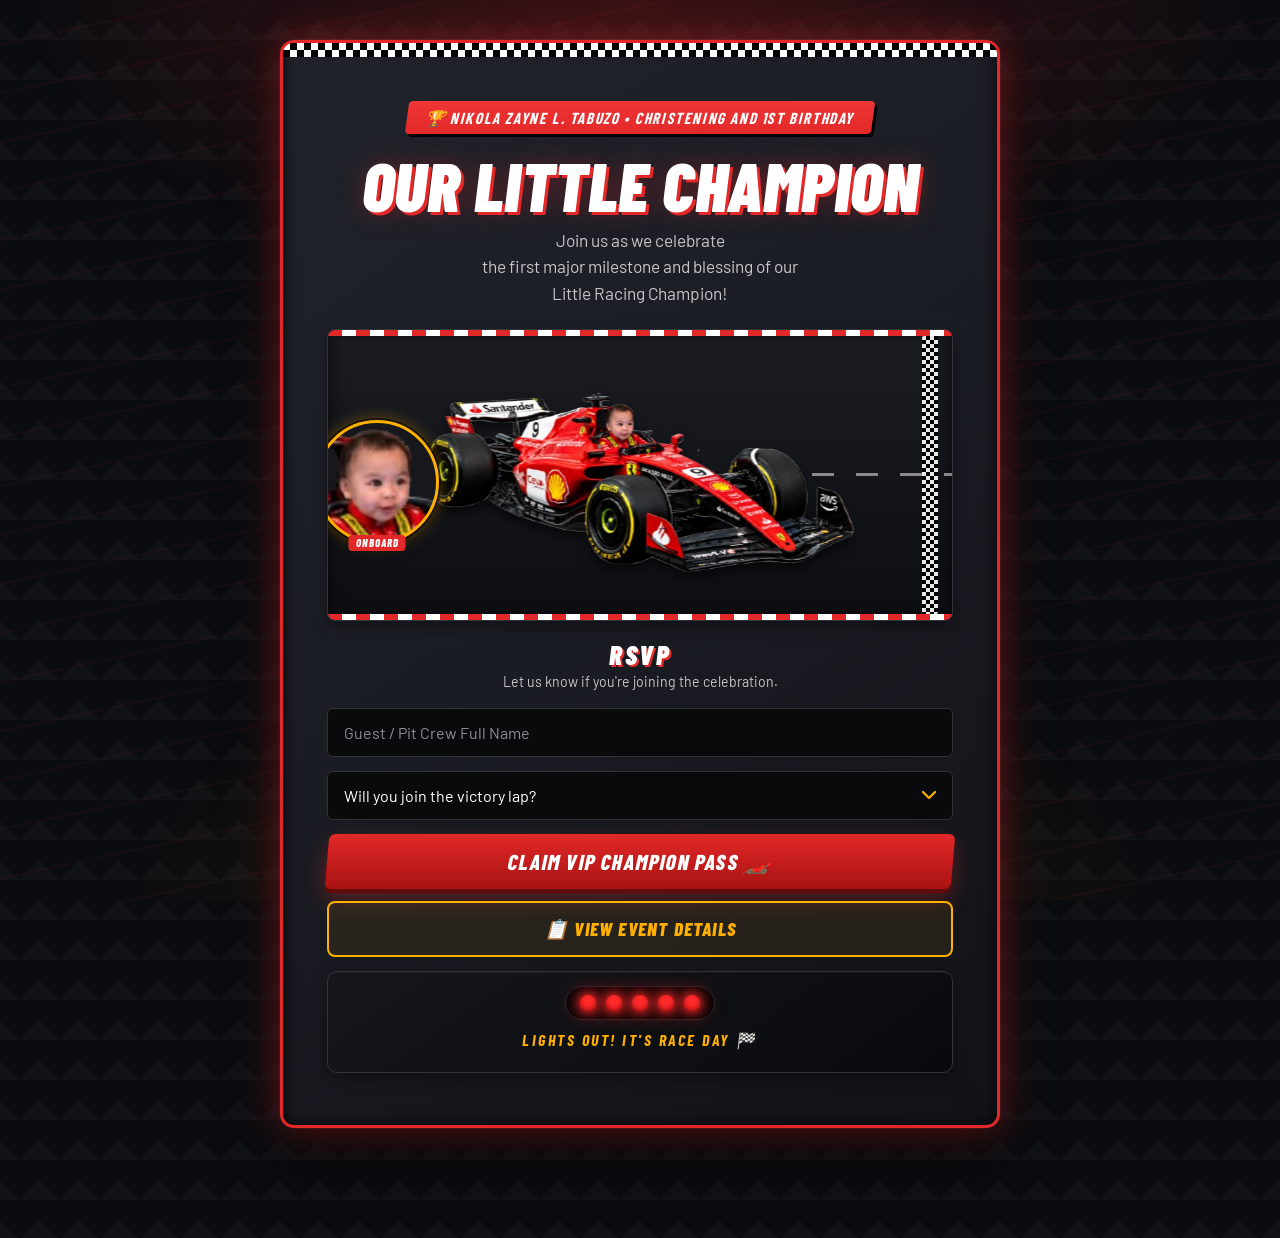
<file: index.html>
<!DOCTYPE html>
<html lang="en">

<head>
  <meta charset="UTF-8">
  <meta name="viewport" content="width=device-width, initial-scale=1.0">

  <title>You are Invited for Nikola Zayne's Baptism Ceremony</title>

  <!-- Link preview (shows when the link is shared in Messenger, Viber, Gmail, etc.) -->
  <meta name="description" content="Nov 8, 2026 - Sto. Tomas De Villanueva Parish Church, Pasig. Tap to see the details and RSVP.">
  <meta name="theme-color" content="#e22828">
  <meta property="og:type" content="website">
  <meta property="og:url" content="https://noob3dor.github.io/niknikchristianwelcomeday/">
  <meta property="og:image" content="https://noob3dor.github.io/niknikchristianwelcomeday/images/niknikcar.png">
  <meta property="og:image:alt" content="Nikola Zayne's little racing champion car">
  <meta property="og:title" content="You're invited! Nikola Zayne's Baptism 🏁">
  <meta property="og:description" content="Nov 8, 2026 - Sto. Tomas De Villanueva Parish Church, Pasig. Tap to see the details and RSVP.">

  <!-- Fonts: Barlow Condensed (headlines) + Barlow (body) -->
  <link rel="preconnect" href="https://fonts.googleapis.com">
  <link rel="preconnect" href="https://fonts.gstatic.com" crossorigin>
  <link
    href="https://fonts.googleapis.com/css2?family=Barlow:wght@400;500;600;700&family=Barlow+Condensed:ital,wght@0,600;0,700;1,700;1,800;1,900&display=swap"
    rel="stylesheet">

  <link rel="stylesheet" href="design/style.css">
</head>

<body>

  <div class="invite-card">

  <!-- FLIP CARD: front = track + car + RSVP, back = event details -->
  <div class="flip" id="flip">
  <!-- FRONT -->
  <div class="flip-face flip-front" id="flipFront">

  <!-- TOP: title -->
  <div class="invite-top">

    <!-- BADGE -->
    <span class="badge">
      🏆 NIKOLA ZAYNE L. TABUZO • CHRISTENING AND 1st BIRTHDAY
    </span>


    <!-- MAIN TITLE -->
    <h1>
      OUR LITTLE CHAMPION
    </h1>


    <!-- SUBTITLE -->
    <p class="subtitle">Join us as we celebrate <br> the first major milestone and blessing of our Little Racing Champion!</p>
  </div>
  <!-- /invite-top -->

  <!-- RACE TRACK + CAR + RSVP + DETAILS BUTTON -->
  <div class="invite-bottom">

    <!-- RACE TRACK + F1 CAR (first thing guests see, above the form) -->
    <!--
      If the car looks like it is driving backwards, change
      class="pit-lane" to class="pit-lane face-left":
    -->
   <div
      class="pit-lane"
      id="pitLane"
      role="button"
      tabindex="0"
      aria-label="Watch the race car take a victory lap"
      title="Tap for a victory lap!"
    >

      <span class="track-line"></span>

      <span class="finish-line"></span>

      <!-- close-up of the little driver (zoomed crop of the car photo) -->
      <span class="driver-cam" aria-hidden="true">
        <span class="driver-cam-face"></span>
        <span class="driver-cam-tag">ONBOARD</span>
      </span>

      <div class="car-run" id="carRun">
        <img
          src="images/niknik3.png"
          class="f1-car"
          alt=""
        >
      </div>

    </div>
    <!-- RSVP -->

    <form
      class="rsvp-form"
      id="rsvpForm"
    >

      <div class="rsvp-head">
        <span class="rsvp-title">RSVP</span>
        <span class="rsvp-note">Let us know if you're joining the celebration.</span>
      </div>


      <label class="sr-only" for="name">Guest full name</label>

      <input
        type="text"
        id="name"
        name="name"
        placeholder="Guest / Pit Crew Full Name"
        autocomplete="name"
        required
      >


      <label class="sr-only" for="attendance">Attendance</label>

      <select
        id="attendance"
        name="attendance"
        required
      >

        <option
          value=""
          disabled
          selected
        >
          Will you join the victory lap?
        </option>

        <option value="Yes, I will be there!">
          🏁 YES! Count me in for the celebration
        </option>

        <option value="Sorry, I can't make it">
          ❌ NO - Out of the Pit Lane
        </option>

      </select>


      <button
        type="submit"
        id="submitBtn"
      >
        CLAIM VIP CHAMPION PASS 🏎️
      </button>

    </form>

    <!-- CONFIRMATION -->

    <div id="confirmation" aria-live="polite"></div>

    <!-- EVENT DETAILS BUTTON -->

    <button
      type="button"
      class="details-toggle"
      id="detailsToggle"
      aria-expanded="false"
      aria-controls="flipBack"
    >
      <span>📋 VIEW EVENT DETAILS</span>
    </button>

    <!-- COUNTDOWN (F1 start lights) -->
    <section class="countdown" aria-label="Countdown to the baptism ceremony">

      <div class="start-lights" aria-hidden="true">
        <i></i><i></i><i></i><i></i><i></i>
      </div>

      <p class="countdown-title" id="countdownTitle">
        LIGHTS OUT IN
      </p>

      <div class="countdown-grid" id="countdown" role="timer">

        <div class="cd-box">
          <span class="cd-num" id="cdDays">--</span>
          <span class="cd-unit">DAYS</span>
        </div>

        <div class="cd-box">
          <span class="cd-num" id="cdHours">--</span>
          <span class="cd-unit">HRS</span>
        </div>

        <div class="cd-box">
          <span class="cd-num" id="cdMins">--</span>
          <span class="cd-unit">MINS</span>
        </div>

        <div class="cd-box">
          <span class="cd-num" id="cdSecs">--</span>
          <span class="cd-unit">SECS</span>
        </div>

      </div>

    </section>

  </div>
  <!-- /invite-bottom -->

  </div>
  <!-- /front -->

  <!-- BACK -->
  <div class="flip-face flip-back is-off" id="flipBack">

    <!-- EVENT DETAILS (on the back of the card) -->

    <section class="race-details" id="raceDetails">

      <div class="race-details-header">

        <span class="checkered-mini">🏁</span>

        <div>
          <span class="details-kicker">
            RACE DAY
          </span>

          <h2>
            EVENT DETAILS
          </h2>
        </div>

        <span class="checkered-mini">🏁</span>

      </div>


      <!-- DATE -->

      <div class="race-detail-item">

        <div class="detail-icon">
          📅
        </div>

        <div class="detail-content">

          <span class="detail-label">
            DATE
          </span>

          <strong>
            November 08, 2026
          </strong>

        </div>

      </div>


      <!-- BAPTISM -->

      <div class="race-detail-item">

        <div class="detail-icon">
          🕊️
        </div>

        <div class="detail-content">

          <span class="detail-label">
            BAPTISM CEREMONY
          </span>

          <strong>
            Starts at 11:00 AM
          </strong>

        </div>

      </div>


      <!-- CHURCH -->

      <div class="race-detail-item long-detail">

        <div class="detail-icon">
          ⛪
        </div>

        <div class="detail-content">

          <span class="detail-label">
            CHURCH
          </span>

          <strong>
            <span class="place-name">Sto. Tomas De Villanueva Parish Church</span>
            <span class="place-address">
              Santolan, Pasig City<br>
              Diocese of Pasig<br>
              151 Evangelista Avenue, Pasig<br>
              Metro Manila
            </span>
          </strong>

          <a
            class="detail-link"
            href="https://www.google.com/maps/search/?api=1&amp;query=Sto.+Tomas+De+Villanueva+Parish+Church+Santolan+Pasig"
            target="_blank"
            rel="noopener"
          >
            🗺️ GET DIRECTIONS
          </a>

        </div>

      </div>


      <!-- RECEPTION -->

      <div class="race-detail-item">

        <div class="detail-icon">
          🏆
        </div>

        <div class="detail-content">

          <span class="detail-label">
            RECEPTION
          </span>

          <strong>
            01:00 PM — 03:00 PM
          </strong>

        </div>

      </div>


      <!-- RECEPTION VENUE -->

      <div class="race-detail-item long-detail">

        <div class="detail-icon">
          📍
        </div>

        <div class="detail-content">

          <span class="detail-label">
            VICTORY PARTY PADDOCK
          </span>

          <strong>
            <span class="place-name">Jollibee Amang Santolan</span>
            <span class="place-address">
              LEVEL 1 AD CENTER SQUARE<br>
              A. Rodriguez Street Corner<br>
              Evangelista Street, Santolan
            </span>
          </strong>

          <a
            class="detail-link"
            href="https://www.google.com/maps/search/?api=1&amp;query=Jollibee+Amang+Santolan+Pasig"
            target="_blank"
            rel="noopener"
          >
            🗺️ GET DIRECTIONS
          </a>

        </div>

      </div>


      <!-- ATTIRE -->

      <div class="race-detail-item">

        <div class="detail-icon">
          👕
        </div>

        <div class="detail-content">

          <span class="detail-label">
            ATTIRE
          </span>

          <strong>
            Any
          </strong>

        </div>

      </div>

    </section>

    <button type="button" class="details-toggle back-toggle" id="backToggle">
      <span>🏁 BACK TO RSVP</span>
    </button>

  </div>
  <!-- /back -->

  </div>
  <!-- /flip -->

  </div>


  <!-- VROOM SOUND -->

  <audio
    id="vroomSound"
    preload="auto"
  >
    <source
      src="audio/vroom.mp3"
      type="audio/mpeg"
    >
  </audio>


  <!-- EXISTING RSVP JAVASCRIPT (unchanged) -->

  <script src="js/script.js"></script>


  <!-- VROOM AUTOPLAY - NO BUTTON -->

  <script>

    const vroomSound =
      document.getElementById("vroomSound");

    let vroomPlayed = false;


    function playVroom() {

      if (vroomPlayed) {
        return;
      }

      vroomSound.currentTime = 0;

      const playPromise =
        vroomSound.play();

      if (playPromise !== undefined) {

        playPromise
          .then(() => {

            vroomPlayed = true;

          })
          .catch(() => {

            /*
              Autoplay may be blocked
              by the browser.

              First tap/click will
              automatically retry it.
            */

          });

      }

    }


    /* Try autoplay on page load */

    window.addEventListener(
      "load",
      playVroom
    );


    /*
      Invisible fallback.
      NO START BUTTON.
    */

    document.addEventListener(
      "click",
      playVroom,
      { once: true }
    );

    document.addEventListener(
      "touchstart",
      playVroom,
      { once: true }
    );

  </script>


  <!-- ANIMATIONS: start lights, countdown ticks, car lap, RSVP confetti
       (visual only, does not touch the RSVP logic in js/script.js) -->

  <script>

    (function () {

      const reduceMotion =
        window.matchMedia(
          "(prefers-reduced-motion: reduce)"
        ).matches;


      /* =========================================
         START LIGHTS
         Light up one by one, then LIGHTS OUT
         (the car launches right after)
      ========================================= */

      const lights =
        Array.from(
          document.querySelectorAll(".start-lights i")
        );

      if (!reduceMotion) {

        lights.forEach((light, index) => {

          setTimeout(() => {
            light.classList.add("on");
          }, 500 + index * 260);

        });

        setTimeout(() => {

          lights.forEach((light) => {
            light.classList.remove("on");
          });

        }, 500 + lights.length * 260 + 500);

      }


      /* =========================================
         COUNTDOWN (Nov 8, 2026, 11:00 AM PH time)
      ========================================= */

      const target =
        new Date("2026-11-08T11:00:00+08:00").getTime();

      const daysEl  = document.getElementById("cdDays");
      const hoursEl = document.getElementById("cdHours");
      const minsEl  = document.getElementById("cdMins");
      const secsEl  = document.getElementById("cdSecs");
      const gridEl  = document.getElementById("countdown");
      const titleEl = document.getElementById("countdownTitle");

      const pad =
        (value) => String(value).padStart(2, "0");

      function setNum(element, value) {

        if (element.textContent === value) {
          return;
        }

        element.textContent = value;

        if (!reduceMotion) {

          element.classList.remove("tick");

          void element.offsetWidth;

          element.classList.add("tick");

        }

      }

      let timer = null;

      function tick() {

        const diff =
          target - Date.now();

        if (diff <= 0) {

          titleEl.textContent =
            "LIGHTS OUT! IT'S RACE DAY 🏁";

          gridEl.style.display =
            "none";

          if (timer) {
            clearInterval(timer);
          }

          return;

        }

        const totalSeconds =
          Math.floor(diff / 1000);

        setNum(daysEl,  pad(Math.floor(totalSeconds / 86400)));
        setNum(hoursEl, pad(Math.floor((totalSeconds % 86400) / 3600)));
        setNum(minsEl,  pad(Math.floor((totalSeconds % 3600) / 60)));
        setNum(secsEl,  pad(totalSeconds % 60));

      }

      tick();

      timer =
        setInterval(tick, 1000);


      /* =========================================
         CAR VICTORY LAP
         Tap / click the track (or press Enter)
      ========================================= */

      const pitLane   = document.getElementById("pitLane");
      const carRun    = document.getElementById("carRun");
      const trackLine = pitLane.querySelector(".track-line");

      let lapping = false;

      function playVroomAgain() {

        const sound =
          document.getElementById("vroomSound");

        try {

          sound.currentTime = 0;

          const promise = sound.play();

          if (promise && promise.catch) {
            promise.catch(() => {});
          }

        } catch (error) {
          /* ignore */
        }

      }

      function driveLap(withSound) {

        if (
          reduceMotion ||
          lapping ||
          typeof carRun.animate !== "function"
        ) {
          return;
        }

        lapping = true;

        const dir =
          pitLane.classList.contains("face-left") ? -1 : 1;

        const out  = "calc(50% + " + (dir * 115) + "%)";
        const back = "calc(50% - " + (dir * 115) + "%)";

        const lap =
          carRun.animate(
            [
              { left: "50%", offset: 0, easing: "cubic-bezier(0.7, 0, 1, 0.6)" },
              { left: out,   offset: 0.4 },
              { left: back,  offset: 0.4001, easing: "cubic-bezier(0.12, 0.75, 0.2, 1)" },
              { left: "50%", offset: 1 }
            ],
            { duration: 2200 }
          );

        lap.onfinish = () => {
          lapping = false;
        };

        lap.oncancel = () => {
          lapping = false;
        };

        /* road lines rush past as the car comes back in */

        trackLine.animate(
          [
            { backgroundPosition: (dir * 440) + "px 0" },
            { backgroundPosition: "0 0" }
          ],
          {
            duration: 1300,
            delay: 900,
            easing: "cubic-bezier(0.12, 0.75, 0.2, 1)",
            fill: "backwards"
          }
        );

        /* speed streaks behind the car */

        try {

          carRun.animate(
            [
              { opacity: 0 },
              { opacity: 0.9, offset: 0.08 },
              { opacity: 0.9, offset: 0.4 },
              { opacity: 0 }
            ],
            { duration: 2200, pseudoElement: "::before" }
          );

        } catch (error) {
          /* older browsers: skip the streaks */
        }

        if (withSound) {
          playVroomAgain();
        }

      }

      pitLane.addEventListener("click", () => {
        driveLap(true);
      });

      pitLane.addEventListener("keydown", (event) => {

        if (event.key === "Enter" || event.key === " ") {

          event.preventDefault();

          driveLap(true);

        }

      });


      /* =========================================
         CONFETTI (fires when a guest says YES)
      ========================================= */

      function launchConfetti() {

        if (reduceMotion) {
          return;
        }

        const canvas =
          document.createElement("canvas");

        canvas.className = "confetti";

        document.body.appendChild(canvas);

        const ctx =
          canvas.getContext("2d");

        const dpr =
          Math.min(window.devicePixelRatio || 1, 2);

        function resize() {
          canvas.width  = window.innerWidth  * dpr;
          canvas.height = window.innerHeight * dpr;
        }

        resize();

        const colors = [
          "#e22828",
          "#ff5a5a",
          "#ffb000",
          "#f39c12",
          "#ffffff",
          "#2ecc71"
        ];

        const pieces = [];

        function burst(x, y, angle, spread, count) {

          for (let i = 0; i < count; i++) {

            const a =
              angle + (Math.random() - 0.5) * spread;

            const speed =
              8 + Math.random() * 11;

            pieces.push({
              x: x,
              y: y,
              vx: Math.cos(a) * speed,
              vy: Math.sin(a) * speed,
              w: 6 + Math.random() * 7,
              h: 4 + Math.random() * 6,
              rot: Math.random() * Math.PI * 2,
              vr: (Math.random() - 0.5) * 0.4,
              color: colors[Math.floor(Math.random() * colors.length)],
              flag: Math.random() < 0.08,
              age: 0
            });

          }

        }

        const w = window.innerWidth;
        const h = window.innerHeight;

        /* two cannons from the bottom corners */

        burst(0, h * 0.8, -Math.PI / 3, 0.9, 90);
        burst(w, h * 0.8, (-2 * Math.PI) / 3, 0.9, 90);

        /* second burst from the middle */

        setTimeout(() => {
          burst(w / 2, h * 0.55, -Math.PI / 2, 2.6, 80);
        }, 350);

        function frame() {

          ctx.setTransform(1, 0, 0, 1, 0, 0);

          ctx.clearRect(0, 0, canvas.width, canvas.height);

          for (let i = pieces.length - 1; i >= 0; i--) {

            const p = pieces[i];

            p.age++;

            p.vy += 0.28;

            p.vx *= 0.992;

            p.vy *= 0.992;

            p.x += p.vx;

            p.y += p.vy;

            p.rot += p.vr;

            if (p.y > h + 40 || p.age > 300) {
              pieces.splice(i, 1);
              continue;
            }

            ctx.setTransform(
              dpr, 0, 0, dpr,
              p.x * dpr, p.y * dpr
            );

            ctx.rotate(p.rot);

            if (p.flag) {

              ctx.font = "20px serif";

              ctx.fillText("🏁", -10, 8);

            } else {

              ctx.fillStyle = p.color;

              ctx.fillRect(-p.w / 2, -p.h / 2, p.w, p.h);

            }

          }

          if (pieces.length > 0) {

            requestAnimationFrame(frame);

          } else {

            canvas.remove();

          }

        }

        requestAnimationFrame(frame);

      }

      /* =========================================
         FLIP CARD
         "View event details" turns the card over,
         "Back to RSVP" turns it back.
         Only one side is on screen at a time, and 3D is used only
         while it turns, so the animated track never flickers.
      ========================================= */

      const flip       = document.getElementById("flip");
      const frontFace  = document.getElementById("flipFront");
      const backFace   = document.getElementById("flipBack");
      const detailsBtn = document.getElementById("detailsToggle");
      const backBtn    = document.getElementById("backToggle");

      let flipped = false;
      let turning = false;

      function showSide() {

        frontFace.classList.toggle("is-off", flipped);
        backFace.classList.toggle("is-off", !flipped);

        detailsBtn.setAttribute("aria-expanded", String(flipped));

        /* bring the top of the card back into view */

        const top = flip.getBoundingClientRect().top;

        if (top < 0) {
          window.scrollBy(0, top - 12);
        }

        (flipped ? backBtn : detailsBtn).focus({ preventScroll: true });

      }

      function setFlipped(value) {

        if (turning || value === flipped) {
          return;
        }

        flipped = value;

        if (reduceMotion || typeof flip.animate !== "function") {

          showSide();

          return;

        }

        turning = true;

        /* edge-on, swap the side, then turn the new side into view */

        turnFrom(0, 90, "ease-in", () => {

          showSide();

          turnFrom(-90, 0, "ease-out", () => {
            turning = false;
          });

        });

      }

      /* one half of the turn; "done" also runs if the browser cancels it,
         so the button can never get stuck */

      function turnFrom(fromDeg, toDeg, easing, done) {

        const persp = "perspective(1600px) ";

        const anim = flip.animate(
          [
            { transform: persp + "rotateY(" + fromDeg + "deg)" },
            { transform: persp + "rotateY(" + toDeg + "deg)" }
          ],
          { duration: 260, easing: easing }
        );

        let finished = false;

        function end() {

          if (!finished) {
            finished = true;
            done();
          }

        }

        anim.onfinish = end;
        anim.oncancel = end;

      }

      detailsBtn.addEventListener("click", () => setFlipped(true));

      backBtn.addEventListener("click", () => setFlipped(false));

      document.addEventListener("keydown", (event) => {

        if (event.key === "Escape" && flipped) {
          setFlipped(false);
        }

      });


      /* Watch the confirmation box (set by js/script.js) */

      const confirmation =
        document.getElementById("confirmation");

      let celebrated = false;

      new MutationObserver(() => {

        if (
          !celebrated &&
          confirmation.classList.contains("attending-msg")
        ) {

          celebrated = true;

          launchConfetti();

          driveLap(true);

        }

      }).observe(
        confirmation,
        { attributes: true, attributeFilter: ["class", "style"] }
      );

    })();

  </script>

</body>

</html>
</file>
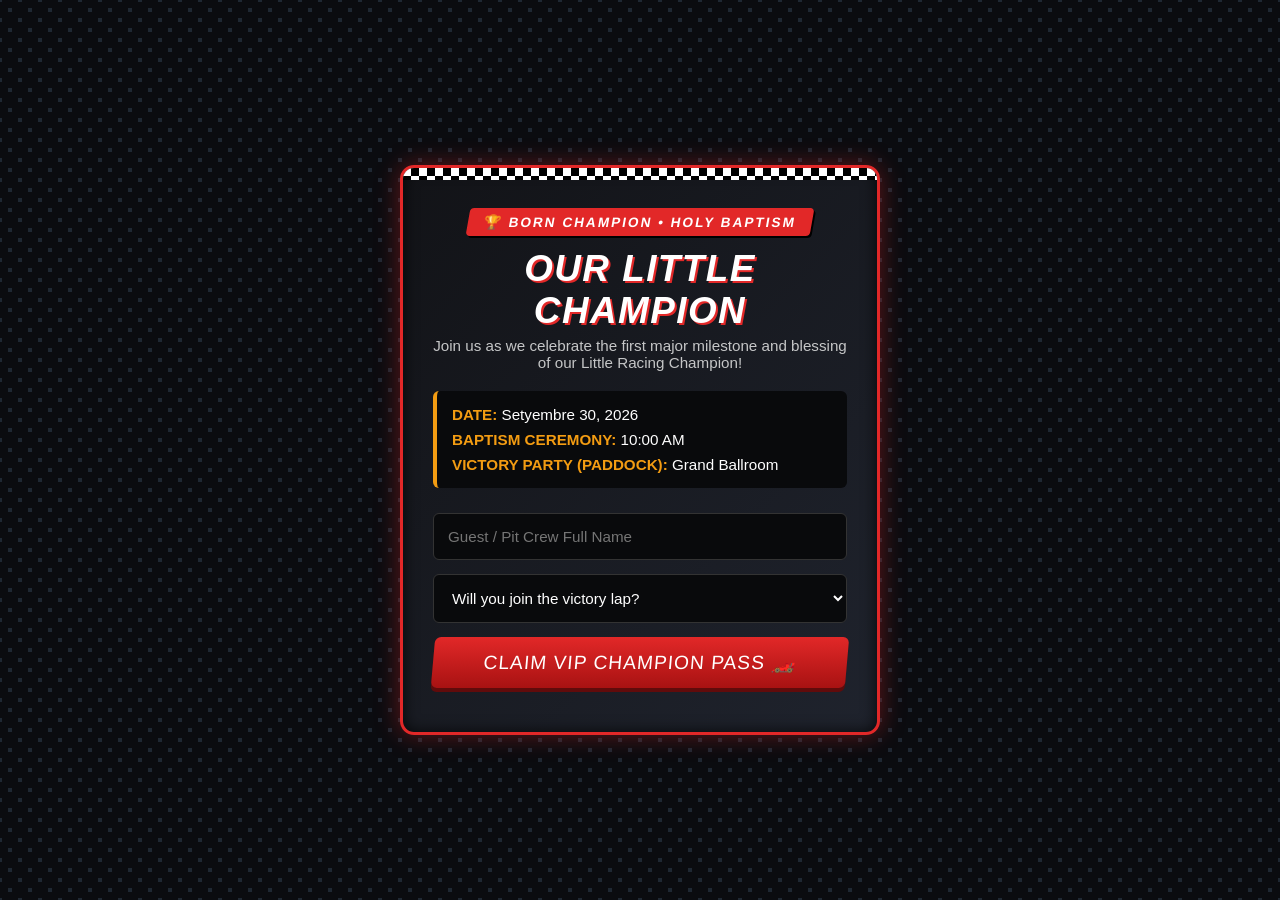
<file: invitation.html>
<!DOCTYPE html>
<html lang="en">
<head>
  <meta charset="UTF-8">
  <meta name="viewport" content="width=device-width, initial-scale=1.0">
  <title>Little Champion's Christening</title>
  <style>
    :root {
      --bg-color: #0b0c10;
      --card-bg: #1a1c23;
      --accent-color: #e22828; /* Racing Red */
      --secondary-accent: #f39c12; /* Trophy Gold */
      --text-color: #ffffff;
      --subtext-color: #c5c6c7;
    }

    * {
      box-sizing: border-box;
      margin: 0;
      padding: 0;
      font-family: 'Impact', 'Segoe UI', Tahoma, Geneva, Verdana, sans-serif;
    }

    body {
      background-color: var(--bg-color);
      background-image: 
        radial-gradient(#1f2833 15%, transparent 16%),
        radial-gradient(#1f2833 15%, transparent 16%);
      background-size: 20px 20px;
      background-position: 0 0, 10px 10px;
      color: var(--text-color);
      display: flex;
      justify-content: center;
      align-items: center;
      min-height: 100vh;
      padding: 20px;
    }

    .invite-card {
      background: linear-gradient(135deg, #121317 0%, #1f232d 100%);
      border: 3px solid var(--accent-color);
      border-radius: 14px;
      padding: 30px;
      max-width: 480px;
      width: 100%;
      text-align: center;
      box-shadow: 0 0 25px rgba(226, 40, 40, 0.4), inset 0 0 15px rgba(0, 0, 0, 0.8);
      position: relative;
      overflow: hidden;
    }

    /* Checkered Flag Top Border */
    .invite-card::before {
      content: "";
      position: absolute;
      top: 0;
      left: 0;
      width: 100%;
      height: 12px;
      background: 
        linear-gradient(45deg, #000 25%, transparent 25%), 
        linear-gradient(-45deg, #000 25%, transparent 25%),
        linear-gradient(45deg, transparent 75%, #000 75%),
        linear-gradient(-45deg, transparent 75%, #000 75%);
      background-size: 16px 16px;
      background-position: 0 0, 0 8px, 8px -8px, -8px 0px;
      background-color: #fff;
    }

    .badge {
      display: inline-block;
      background: var(--accent-color);
      color: #fff;
      padding: 6px 16px;
      border-radius: 4px;
      font-size: 0.85rem;
      font-weight: bold;
      margin-top: 10px;
      margin-bottom: 12px;
      text-transform: uppercase;
      letter-spacing: 2px;
      transform: skew(-10deg);
      box-shadow: 2px 2px 0px #000;
    }

    h1 {
      font-size: 2.3rem;
      margin-bottom: 5px;
      color: #ffffff;
      text-transform: uppercase;
      letter-spacing: 1.5px;
      font-style: italic;
      text-shadow: 2px 2px 0px var(--accent-color);
    }

    p.subtitle {
      font-family: 'Segoe UI', sans-serif;
      color: var(--subtext-color);
      margin-bottom: 20px;
      font-size: 0.95rem;
      font-weight: 500;
    }

    .event-details {
      background: #090a0c;
      border-left: 4px solid var(--secondary-accent);
      padding: 15px;
      border-radius: 6px;
      margin-bottom: 25px;
      text-align: left;
    }

    .detail-item {
      margin-bottom: 8px;
      font-size: 0.95rem;
      font-family: 'Segoe UI', sans-serif;
    }

    .detail-item:last-child {
      margin-bottom: 0;
    }

    .detail-item strong {
      color: var(--secondary-accent);
      text-transform: uppercase;
    }

    .rsvp-form input, .rsvp-form select, .rsvp-form button {
      font-family: 'Segoe UI', sans-serif;
      width: 100%;
      padding: 14px;
      margin-bottom: 14px;
      border-radius: 6px;
      border: 1px solid #333;
      background: #090a0c;
      color: #fff;
      font-size: 0.95rem;
      outline: none;
    }

    .rsvp-form input:focus, .rsvp-form select:focus {
      border-color: var(--secondary-accent);
    }

    .rsvp-form button {
      font-family: 'Impact', 'Segoe UI', sans-serif;
      background: linear-gradient(180deg, #e22828 0%, #a81212 100%);
      color: #fff;
      font-size: 1.2rem;
      text-transform: uppercase;
      letter-spacing: 1px;
      border: none;
      cursor: pointer;
      transition: all 0.2s ease;
      transform: skew(-5deg);
      box-shadow: 0 4px 0px #610b0b;
    }

    .rsvp-form button:hover {
      background: linear-gradient(180deg, #ff3333 0%, #c41414 100%);
      box-shadow: 0 2px 0px #610b0b;
      transform: skew(-5deg) translateY(2px);
    }

    #confirmation {
      display: none;
      font-family: 'Impact', sans-serif;
      font-size: 1.3rem;
      margin-top: 15px;
      letter-spacing: 1px;
      text-transform: uppercase;
    }

    .attending-msg {
      color: #2ecc71; /* Green */
    }

    .declined-msg {
      color: #f39c12; /* Orange / Gold */
    }
  </style>
</head>
<body>

  <div class="invite-card">
    <span class="badge">🏆 BORN CHAMPION • HOLY BAPTISM</span>
    <h1>OUR LITTLE CHAMPION</h1>
    <p class="subtitle">Join us as we celebrate the first major milestone and blessing of our Little Racing Champion!</p>

    <div class="event-details">
      <div class="detail-item"><strong>Date:</strong> Setyembre 30, 2026</div>
      <div class="detail-item"><strong>Baptism Ceremony:</strong> 10:00 AM</div>
      <div class="detail-item"><strong>Victory Party (Paddock):</strong> Grand Ballroom</div>
    </div>

    <!-- RSVP Form Component -->
    <form class="rsvp-form" id="rsvpForm">
      <input type="text" id="name" name="name" placeholder="Guest / Pit Crew Full Name" required>
      <select id="attendance" name="attendance" required>
        <option value="" disabled selected>Will you join the victory lap?</option>
        <option value="Yes, I will be there!">🏁 YES! Count me in for the celebration</option>
        <option value="Sorry, I can't make it">❌ NO - Out of the Pit Lane</option>
      </select>
      <button type="submit" id="submitBtn">CLAIM VIP CHAMPION PASS 🏎️</button>
    </form>

    <!-- Success Message Container -->
    <div id="confirmation"></div>
  </div>

  <script>
    /**
     * Class para sa pag-manage ng Data Submission patungo sa Google Apps Script Backend
     */
    class RsvpService {
      constructor(scriptUrl) {
        this.scriptUrl = scriptUrl;
      }

      async sendResponse(data) {
        const formData = new URLSearchParams();
        formData.append('name', data.name);
        formData.append('attendance', data.attendance);

        return fetch(this.scriptUrl, {
          method: 'POST',
          mode: 'no-cors',
          headers: {
            'Content-Type': 'application/x-www-form-urlencoded'
          },
          body: formData.toString()
        });
      }
    }

    /**
     * Class para sa pag-manage ng User Interface (UI)
     */
    class RsvpFormUI {
      constructor() {
        this.formElement = document.getElementById('rsvpForm');
        this.nameInput = document.getElementById('name');
        this.attendanceSelect = document.getElementById('attendance');
        this.submitButton = document.getElementById('submitBtn');
        this.confirmationMessage = document.getElementById('confirmation');
      }

      getFormData() {
        return {
          name: this.nameInput.value,
          attendance: this.attendanceSelect.value
        };
      }

      setLoadingState() {
        this.submitButton.disabled = true;
        this.submitButton.innerText = 'STARTING ENGINE...';
      }

      /**
       * Nagpapakita ng magkaibang mensahe depende sa napili ng bisita
       */
      showSuccessState(attendanceValue) {
        this.formElement.style.display = 'none';

        if (attendanceValue.includes("Yes")) {
          this.confirmationMessage.className = 'attending-msg';
          this.confirmationMessage.innerHTML = '🏁 VIP CHAMPION PASS CONFIRMED! SEE YOU THERE! 🎉';
        } else {
          this.confirmationMessage.className = 'declined-msg';
          this.confirmationMessage.innerHTML = '🏁 WE\'LL MISS YOU AT THE RACE! THANK YOU FOR LETTING US KNOW! 🙏';
        }

        this.confirmationMessage.style.display = 'block';
      }

      resetState() {
        this.submitButton.disabled = false;
        this.submitButton.innerText = 'CLAIM VIP CHAMPION PASS 🏎️';
      }
    }

    /**
     * Main Controller Class (OOP Architecture)
     */
    class RsvpApp {
      constructor(service, ui) {
        this.service = service;
        this.ui = ui;
      }

      init() {
        this.ui.formElement.addEventListener('submit', (e) => this.handleSubmit(e));
      }

      async handleSubmit(e) {
        e.preventDefault();
        
        this.ui.setLoadingState();
        const formData = this.ui.getFormData();

        try {
          await this.service.sendResponse(formData);
          // I-pass ang napiling attendance para mabago ang lalabas na prompt message
          this.ui.showSuccessState(formData.attendance);
        } catch (error) {
          alert('May error sa pag-save. Paki-subukan ulit.');
          this.ui.resetState();
        }
      }
    }

    // =========================================================================
    // INITIALIZATION / ENTRY POINT
    // =========================================================================

    const SCRIPT_URL = 'https://script.google.com/macros/s/AKfycbzWet9ZV7nCGUq8_Y4AMakd-rQx5leV5PVIT54s7QuOd0nDMcgCZp3zezEwmRloLxF9/exec';

    const rsvpService = new RsvpService(SCRIPT_URL);
    const rsvpUI = new RsvpFormUI();

    const app = new RsvpApp(rsvpService, rsvpUI);
    app.init();
  </script>
</body>
</html>
</file>
<file: design/style.css>
:root {
  --bg-color: #0b0c10;
  --card-bg: #1a1c23;
  --accent-color: #e22828;
  --accent-deep: #a81212;
  --secondary-accent: #f39c12;
  --gold: #ffb000;
  --text-color: #ffffff;
  --subtext-color: #c5c6c7;
  --panel: #101216;
  --line: #292d33;

  --font-display:
    "Barlow Condensed",
    "Arial Narrow",
    "Arial Black",
    Arial,
    sans-serif;

  --font-body:
    "Barlow",
    "Segoe UI",
    Arial,
    Helvetica,
    sans-serif;
}


/* =========================================
   RESET
========================================= */

* {
  box-sizing: border-box;
  margin: 0;
  padding: 0;
}


/* Visually hidden (for accessible form labels) */

.sr-only {
  position: absolute;

  width: 1px;
  height: 1px;

  overflow: hidden;

  clip: rect(0, 0, 0, 0);

  white-space: nowrap;
}


/* =========================================
   BODY
========================================= */

body {
  position: relative;

  min-height: 100vh;

  display: flex;
  align-items: center;
  justify-content: center;

  padding: 30px 20px 100px;

  overflow-x: hidden;

  background-color: var(--bg-color);

  background-image:
    linear-gradient(
      45deg,
      rgba(255, 255, 255, 0.025) 25%,
      transparent 25%
    ),
    linear-gradient(
      -45deg,
      rgba(255, 255, 255, 0.025) 25%,
      transparent 25%
    );

  background-size: 40px 40px;

  color: var(--text-color);

  font-family: var(--font-body);
}


/* Red glow + speed streaks behind the card */

body::before {
  content: "";

  position: fixed;

  inset: 0;

  z-index: 0;

  pointer-events: none;

  background:
    radial-gradient(
      ellipse 70% 45% at 50% 0%,
      rgba(226, 40, 40, 0.22),
      transparent 70%
    ),
    radial-gradient(
      ellipse 60% 40% at 50% 100%,
      rgba(243, 156, 18, 0.10),
      transparent 70%
    ),
    repeating-linear-gradient(
      -12deg,
      transparent 0,
      transparent 46px,
      rgba(226, 40, 40, 0.05) 46px,
      rgba(226, 40, 40, 0.05) 48px
    );
}


/* =========================================
   INVITATION CARD
========================================= */

.invite-card {
  position: relative;

  width: 100%;
  max-width: 480px;

  padding: 34px 30px 30px;

  background:
    linear-gradient(
      145deg,
      #20232b 0%,
      var(--card-bg) 50%,
      #111318 100%
    );

  border: 3px solid var(--accent-color);

  border-radius: 14px;

  box-shadow:
    0 0 0 1px rgba(255, 255, 255, 0.04),
    0 0 40px rgba(226, 40, 40, 0.42),
    0 30px 60px rgba(0, 0, 0, 0.55),
    inset 0 0 15px rgba(0, 0, 0, 0.8);

  overflow: visible;

  z-index: 10;

  text-align: center;

  animation:
    cardIn 0.7s cubic-bezier(0.2, 0.8, 0.2, 1) backwards,
    cardGlow 4s ease-in-out 1s infinite;
}


@keyframes cardIn {

  from {
    opacity: 0;
    transform: translateY(18px);
  }

  to {
    opacity: 1;
    transform: translateY(0);
  }

}


/* =========================================
   CHECKERED TOP STRIP
========================================= */

.invite-card::before {
  content: "";

  position: absolute;

  top: 0;
  left: 0;

  width: 100%;
  height: 14px;

  background:
    linear-gradient(
      45deg,
      #000 25%,
      transparent 25%
    ),
    linear-gradient(
      -45deg,
      #000 25%,
      transparent 25%
    ),
    linear-gradient(
      45deg,
      transparent 75%,
      #000 75%
    ),
    linear-gradient(
      -45deg,
      transparent 75%,
      #000 75%
    );

  background-size: 14px 14px;

  background-position:
    0 0,
    0 7px,
    7px -7px,
    -7px 0;

  background-color: #fff;

  border-radius: 10px 10px 0 0;

  z-index: 1;
}


/* =========================================
   CONTENT LAYER
========================================= */

.badge,
h1,
.subtitle,
.countdown,
.race-details,
.rsvp-form,
#confirmation {
  position: relative;
  z-index: 20;
}


/* =========================================
   BADGE
========================================= */

.badge {
  display: inline-block;

  max-width: 100%;

  background:
    linear-gradient(
      180deg,
      #f03535 0%,
      var(--accent-color) 100%
    );

  color: #fff;

  padding: 7px 18px;

  border-radius: 4px;

  font-family: var(--font-display);

  font-size: 0.92rem;

  font-weight: 700;

  font-style: italic;

  margin-top: 12px;
  margin-bottom: 14px;

  text-transform: uppercase;

  letter-spacing: 1.6px;

  line-height: 1.2;

  transform: skew(-8deg);

  box-shadow:
    3px 3px 0 #000;
}


/* =========================================
   MAIN TITLE
========================================= */

h1 {
  font-family: var(--font-display);

  font-size: 3.4rem;

  margin-bottom: 8px;

  color: #fff;

  text-transform: uppercase;

  letter-spacing: 0.5px;

  font-style: italic;

  font-weight: 900;

  line-height: 0.98;

  text-shadow:
    3px 3px 0 var(--accent-color),
    0 0 26px rgba(226, 40, 40, 0.35);
}


/* =========================================
   SUBTITLE
========================================= */

p.subtitle {
  font-family: var(--font-body);

  color: var(--subtext-color);

  max-width: 34ch;

  margin: 0 auto 22px;

  font-size: 1rem;

  font-weight: 400;

  line-height: 1.55;

  text-align: center;

  text-wrap: balance;
}


/* =========================================
   COUNTDOWN
========================================= */

.countdown {
  margin: 0 0 22px;

  padding: 14px 12px 14px;

  background:
    linear-gradient(
      145deg,
      #15171c 0%,
      #090a0d 100%
    );

  border: 1px solid #30343b;

  border-radius: 10px;

  box-shadow:
    0 6px 18px rgba(0, 0, 0, 0.35),
    inset 0 1px 0 rgba(255, 255, 255, 0.04);
}


/* The F1 start lights: the one animated moment on page load */

.start-lights {
  display: flex;

  justify-content: center;

  gap: 10px;

  margin-bottom: 12px;

  padding: 8px 14px;

  width: max-content;
  max-width: 100%;

  margin-left: auto;
  margin-right: auto;

  background: #050506;

  border: 1px solid #22252b;

  border-radius: 999px;
}


.start-lights i {
  display: block;

  width: 16px;
  height: 16px;

  border-radius: 50%;

  background: #2a1010;

  box-shadow:
    inset 0 2px 3px rgba(0, 0, 0, 0.7);

  transition:
    background 0.12s ease,
    box-shadow 0.12s ease;
}


.start-lights i.on {
  background: #ff2a2a;

  box-shadow:
    0 0 10px 2px rgba(255, 42, 42, 0.85),
    0 0 22px 4px rgba(255, 42, 42, 0.45),
    inset 0 -2px 4px rgba(120, 0, 0, 0.6);
}


.countdown-title {
  margin-bottom: 10px;

  color: var(--gold);

  font-family: var(--font-display);

  font-size: 1rem;

  font-weight: 700;

  font-style: italic;

  letter-spacing: 2.5px;

  line-height: 1;
}


.countdown-grid {
  display: grid;

  grid-template-columns: repeat(4, 1fr);

  gap: 8px;
}


.cd-box {
  display: flex;

  flex-direction: column;

  align-items: center;

  gap: 2px;

  padding: 9px 4px 8px;

  background: var(--panel);

  border: 1px solid var(--line);

  border-bottom: 3px solid var(--accent-color);

  border-radius: 6px;
}


.cd-num {
  font-family: var(--font-display);

  font-size: 2.1rem;

  font-weight: 800;

  font-style: italic;

  line-height: 1;

  color: #fff;

  font-variant-numeric: tabular-nums;
}


.cd-unit {
  color: var(--gold);

  font-family: var(--font-body);

  font-size: 0.62rem;

  font-weight: 700;

  letter-spacing: 1.6px;
}


/* =========================================
   EVENT DETAILS
========================================= */

.race-details {
  position: relative;

  margin: 0 0 26px;

  padding: 18px 14px 14px;

  background:
    linear-gradient(
      145deg,
      #15171c 0%,
      #090a0d 100%
    );

  border: 1px solid #30343b;

  border-radius: 10px;

  overflow: hidden;

  box-shadow:
    0 6px 18px rgba(0, 0, 0, 0.35),
    inset 0 1px 0 rgba(255, 255, 255, 0.04);
}


/* =========================================
   RED RACING STRIPE
========================================= */

.race-details::before {
  content: "";

  position: absolute;

  top: 0;
  left: 0;

  width: 100%;
  height: 4px;

  background:
    linear-gradient(
      90deg,
      #e10600 0%,
      #ff3131 50%,
      #e10600 100%
    );
}


/* =========================================
   EVENT DETAILS HEADER
========================================= */

.race-details-header {
  display: flex;

  align-items: center;
  justify-content: center;

  gap: 12px;

  margin-bottom: 15px;

  padding-bottom: 12px;

  border-bottom: 1px solid var(--line);
}


.details-kicker {
  display: block;

  text-align: center;

  color: var(--gold);

  font-family: var(--font-body);

  font-size: 10px;

  font-weight: 800;

  letter-spacing: 3px;

  line-height: 1;
}


.race-details-header h2 {
  margin: 4px 0 0;

  color: #fff;

  font-family: var(--font-display);

  font-size: 1.9rem;

  font-style: italic;

  font-weight: 900;

  letter-spacing: 0.8px;

  line-height: 1;

  text-align: center;
}


.checkered-mini {
  font-size: 20px;
}


/* =========================================
   EVENT DETAIL ITEMS
========================================= */

.race-detail-item {
  display: flex;

  align-items: center;

  gap: 12px;

  margin-bottom: 9px;

  padding: 14px;

  background: var(--panel);

  border: 1px solid var(--line);

  border-left: 4px solid #e10600;

  border-radius: 7px;

  transition:
    transform 0.2s ease,
    border-color 0.2s ease,
    background 0.2s ease;
}


.race-detail-item:last-child {
  margin-bottom: 0;
}


.race-detail-item:hover {
  transform: translateX(3px);

  border-left-color: var(--gold);

  background: #14171c;
}


/* =========================================
   EVENT ICON
========================================= */

.detail-icon {
  flex: 0 0 38px;

  width: 38px;
  height: 38px;

  display: flex;

  align-items: center;
  justify-content: center;

  background:
    linear-gradient(
      145deg,
      #23262e,
      #16181d
    );

  border: 1px solid #363a42;

  border-radius: 8px;

  font-size: 18px;
}


/* =========================================
   EVENT TEXT
========================================= */

.detail-content {
  min-width: 0;

  flex: 1;

  display: flex;

  flex-direction: column;

  align-items: center;

  gap: 5px;

  text-align: center;
}


.detail-label {
  color: var(--gold);

  font-family: var(--font-body);

  font-size: 10.5px;

  font-weight: 800;

  letter-spacing: 1.6px;

  line-height: 1.2;

  text-align: center;
}


.detail-content strong {
  width: 100%;

  color: #f4f4f4;

  font-family: var(--font-body);

  font-size: 15px;

  line-height: 1.5;

  font-weight: 600;

  text-align: center;

  text-wrap: balance;
}


/* =========================================
   LONG DETAILS / ADDRESSES
========================================= */

/*
   CHURCH and VICTORY PARTY PADDOCK:
   bold place name first, softer address below it.
*/

.race-detail-item.long-detail
.detail-content strong {
  display: flex;

  flex-direction: column;

  align-items: center;

  gap: 4px;
}


.place-name {
  color: #fff;

  font-family: var(--font-display);

  font-size: 1.2rem;

  font-weight: 700;

  font-style: italic;

  line-height: 1.15;

  letter-spacing: 0.3px;
}


.place-address {
  color: var(--subtext-color);

  font-size: 13px;

  font-weight: 500;

  line-height: 1.55;
}


/* =========================================
   SMALL ACTION LINKS (directions)
========================================= */

.detail-link {
  display: inline-block;

  margin-top: 4px;

  padding: 6px 14px;

  border: 1px solid rgba(255, 176, 0, 0.55);

  border-radius: 999px;

  color: var(--gold);

  font-family: var(--font-body);

  font-size: 10.5px;

  font-weight: 800;

  letter-spacing: 1.2px;

  text-decoration: none;

  transition:
    background 0.2s ease,
    color 0.2s ease,
    border-color 0.2s ease;
}


.detail-link:hover {
  background: var(--gold);

  border-color: var(--gold);

  color: #111;
}


.detail-link:focus-visible,
.rsvp-form input:focus-visible,
.rsvp-form select:focus-visible,
.rsvp-form button:focus-visible {
  outline: 2px solid var(--gold);

  outline-offset: 2px;
}


/* =========================================
   RSVP FORM
========================================= */

.rsvp-head {
  display: flex;

  flex-direction: column;

  align-items: center;

  gap: 4px;

  margin-bottom: 16px;
}


.rsvp-title {
  color: #fff;

  font-family: var(--font-display);

  font-size: 1.7rem;

  font-weight: 900;

  font-style: italic;

  letter-spacing: 3px;

  line-height: 1;

  text-shadow:
    2px 2px 0 var(--accent-color);
}


.rsvp-note {
  color: var(--subtext-color);

  font-size: 0.88rem;

  line-height: 1.4;
}


.rsvp-form input,
.rsvp-form select,
.rsvp-form button {
  width: 100%;

  padding: 14px 16px;

  margin-bottom: 14px;

  border-radius: 6px;

  border: 1px solid #333;

  background: #090a0c;

  color: #fff;

  font-family: var(--font-body);

  font-size: 1rem;

  outline: none;

  transition:
    border-color 0.2s ease,
    box-shadow 0.2s ease;
}


.rsvp-form input::placeholder {
  color: #8b8e94;
}


/* =========================================
   INPUT FOCUS
========================================= */

.rsvp-form input:focus,
.rsvp-form select:focus {
  border-color: var(--secondary-accent);

  box-shadow:
    0 0 0 3px rgba(243, 156, 18, 0.18);
}


/* =========================================
   SELECT
========================================= */

.rsvp-form select {
  cursor: pointer;

  appearance: none;
  -webkit-appearance: none;

  padding-right: 44px;

  background-image:
    url("data:image/svg+xml,%3Csvg xmlns='http://www.w3.org/2000/svg' width='14' height='9' viewBox='0 0 14 9'%3E%3Cpath d='M1 1l6 6 6-6' fill='none' stroke='%23ffb000' stroke-width='2.2' stroke-linecap='round' stroke-linejoin='round'/%3E%3C/svg%3E");

  background-repeat: no-repeat;

  background-position: right 16px center;
}


.rsvp-form select option {
  background: #14161b;

  color: #fff;
}


/* =========================================
   RSVP BUTTON
========================================= */

.rsvp-form button {
  position: relative;

  overflow: hidden;

  margin-bottom: 6px;

  font-family: var(--font-display);

  background:
    linear-gradient(
      180deg,
      #e22828 0%,
      var(--accent-deep) 100%
    );

  color: #fff;

  font-size: 1.35rem;

  font-weight: 800;

  font-style: italic;

  text-transform: uppercase;

  letter-spacing: 1.2px;

  border: none;

  cursor: pointer;

  transition:
    background 0.2s ease,
    box-shadow 0.1s ease,
    transform 0.1s ease;

  transform: skew(-5deg);

  box-shadow:
    0 4px 0 #610b0b,
    0 10px 22px rgba(226, 40, 40, 0.35);
}


/* Light sweep across the button on hover */

.rsvp-form button::after {
  content: "";

  position: absolute;

  top: 0;
  left: -60%;

  width: 40%;
  height: 100%;

  background:
    linear-gradient(
      90deg,
      transparent,
      rgba(255, 255, 255, 0.3),
      transparent
    );

  transform: skewX(-20deg);

  transition: left 0.6s ease;
}


.rsvp-form button:hover::after {
  left: 130%;
}


/* =========================================
   BUTTON HOVER
========================================= */

.rsvp-form button:hover {
  background:
    linear-gradient(
      180deg,
      #ff3333 0%,
      #c41414 100%
    );

  box-shadow:
    0 2px 0 #610b0b,
    0 8px 18px rgba(226, 40, 40, 0.35);

  transform:
    skew(-5deg)
    translateY(2px);
}


/* =========================================
   BUTTON ACTIVE
========================================= */

.rsvp-form button:active {
  transform:
    skew(-5deg)
    translateY(4px);

  box-shadow:
    0 0 0 #610b0b;
}


/* =========================================
   CONFIRMATION
========================================= */

#confirmation {
  display: none;

  margin-top: 6px;

  padding: 16px 14px;

  background: var(--panel);

  border: 1px solid var(--line);

  border-left: 4px solid var(--gold);

  border-radius: 8px;

  font-family: var(--font-display);

  font-size: 1.45rem;

  font-weight: 800;

  font-style: italic;

  letter-spacing: 0.8px;

  text-transform: uppercase;

  line-height: 1.25;

  text-align: center;

  text-wrap: balance;

  animation:
    confirmIn 0.5s cubic-bezier(0.2, 1.2, 0.3, 1);
}


@keyframes confirmIn {

  from {
    opacity: 0;
    transform: scale(0.92) translateY(8px);
  }

  to {
    opacity: 1;
    transform: scale(1) translateY(0);
  }

}


/* =========================================
   RSVP STATUS
========================================= */

#confirmation.attending-msg,
.attending-msg {
  color: #2ecc71;

  border-left-color: #2ecc71;

  box-shadow:
    0 0 22px rgba(46, 204, 113, 0.18);
}


#confirmation.declined-msg,
.declined-msg {
  color: #f39c12;

  border-left-color: #f39c12;
}


/* =========================================
   F1 CAR
========================================= */

.pit-lane {
  --car-dir: 1;
  --car-h: 150px;
  --cam: 86px;

  position: relative;

  z-index: 30;

  height: 196px;

  margin: 6px 0 20px;

  /* own compositor layer: the card's pulsing glow can't repaint it */

  isolation: isolate;

  transform: translateZ(0);

  overflow: hidden;

  border: 1px solid #30343b;

  border-radius: 8px;

  background:
    linear-gradient(
      180deg,
      #1b1d23 0%,
      #0d0e12 100%
    );

  box-shadow:
    inset 0 0 18px rgba(0, 0, 0, 0.7),
    0 6px 16px rgba(0, 0, 0, 0.35);

  cursor: pointer;

  -webkit-tap-highlight-color: transparent;
}


/* car image faces LEFT? add class "face-left" in the HTML */

.pit-lane.face-left {
  --car-dir: -1;
}


.pit-lane:focus-visible {
  outline: 2px solid var(--gold);

  outline-offset: 2px;
}


/* red and white kerbs along the track */

.pit-lane::before,
.pit-lane::after {
  content: "";

  position: absolute;

  left: 0;
  right: 0;

  height: 6px;

  z-index: 1;

  background:
    repeating-linear-gradient(
      90deg,
      var(--accent-color) 0,
      var(--accent-color) 14px,
      #fff 14px,
      #fff 28px
    );
}


.pit-lane::before {
  top: 0;
}


.pit-lane::after {
  bottom: 0;
}


/* dashed road line: rushes past while the car arrives */

.track-line {
  position: absolute;

  left: 0;
  right: 0;

  top: 50%;

  height: 3px;

  margin-top: -1.5px;

  background:
    repeating-linear-gradient(
      90deg,
      rgba(255, 255, 255, 0.5) 0,
      rgba(255, 255, 255, 0.5) 22px,
      transparent 22px,
      transparent 44px
    );

  animation:
    trackRun 1.6s cubic-bezier(0.12, 0.75, 0.2, 1) 2.3s backwards;
}


@keyframes trackRun {

  from {
    background-position:
      calc(var(--car-dir) * 440px)
      0;
  }

  to {
    background-position: 0 0;
  }

}


.finish-line {
  position: absolute;

  top: 6px;
  bottom: 6px;

  right: 14px;

  width: 16px;

  border-radius: 2px;

  opacity: 0.9;

  background:
    conic-gradient(
      #000 25%,
      #fff 0 50%,
      #000 0 75%,
      #fff 0
    )
    0 0 / 8px 8px;
}


.pit-lane.face-left .finish-line {
  right: auto;

  left: 14px;
}


/* the car: drives in after LIGHTS OUT, then idles */

.car-run {
  position: absolute;

  top: 50%;
  left: 50%;

  z-index: 2;

  transform: translate(-50%, -50%);

  animation:
    carDrive 1.6s cubic-bezier(0.12, 0.75, 0.2, 1) 2.3s backwards;
}


@keyframes carDrive {

  from {
    left: calc(50% - var(--car-dir) * 115%);
  }

  to {
    left: 50%;
  }

}


/* speed streaks behind the car while it arrives */

.car-run::before {
  content: "";

  position: absolute;

  top: 50%;
  right: 100%;

  width: 140px;
  height: 34px;

  margin-top: -17px;

  opacity: 0;

  background:
    repeating-linear-gradient(
      180deg,
      rgba(255, 255, 255, 0.55) 0,
      rgba(255, 255, 255, 0.55) 2px,
      transparent 2px,
      transparent 8px
    );

  -webkit-mask-image:
    linear-gradient(90deg, transparent, #000);

  mask-image:
    linear-gradient(90deg, transparent, #000);

  animation:
    trailFade 1.6s ease-out 2.3s backwards;
}


.pit-lane.face-left .car-run::before {
  right: auto;

  left: 100%;

  -webkit-mask-image:
    linear-gradient(270deg, transparent, #000);

  mask-image:
    linear-gradient(270deg, transparent, #000);
}


@keyframes trailFade {

  from {
    opacity: 0.9;
  }

  to {
    opacity: 0;
  }

}


.f1-car {
  display: block;

  height: var(--car-h);

  width: auto;

  max-width: 480px;

  object-fit: contain;

  filter:
    drop-shadow(
      0 6px 6px
      rgba(0, 0, 0, 0.6)
    );

  transition: filter 0.25s ease;

  /* keeps the shadowed car cached as one layer while it bobs */

  will-change: transform;

  animation:
    carBob 2.6s ease-in-out 3.9s infinite;
}


.pit-lane:hover .f1-car {
  filter:
    drop-shadow(
      0 6px 6px
      rgba(0, 0, 0, 0.6)
    )
    drop-shadow(
      0 0 10px
      rgba(226, 40, 40, 0.55)
    );
}


@keyframes carBob {

  0%,
  100% {
    transform: translateY(0);
  }

  50% {
    transform: translateY(-2px);
  }

}




/* =========================================
   F1 CAR HOVER
========================================= */



/* =========================================
   TABLET
========================================= */

@media (max-width: 700px) {

  body {
    padding:
      30px
      15px
      100px;
  }


  .invite-card {
    max-width: 450px;

    padding: 30px 26px 27px;
  }


  .pit-lane {
    --car-h: 150px;

    height: 196px;
  }
}


/* =========================================
   MOBILE
========================================= */

@media (max-width: 600px) {

  body {
    padding:
      25px
      12px
      100px;

    align-items: flex-start;
  }


  .invite-card {
    margin-top: 15px;

    padding:
      28px
      16px
      22px;

    border-width: 2px;
  }


  h1 {
    font-size: 2.7rem;
  }


  .badge {
    font-size: 0.78rem;

    padding:
      6px
      12px;

    letter-spacing: 1px;
  }


  p.subtitle {
    font-size: 0.92rem;
  }


  .countdown {
    padding: 12px 8px;
  }


  .cd-num {
    font-size: 1.8rem;
  }


  .race-details {
    margin: 0 0 22px;

    padding:
      16px
      10px
      10px;
  }


  .race-details-header h2 {
    font-size: 1.65rem;
  }


  .race-detail-item {
    gap: 10px;

    padding: 12px 10px;
  }


  .detail-icon {
    flex-basis: 33px;

    width: 33px;
    height: 33px;

    font-size: 16px;
  }


  .detail-content {
    gap: 4px;
  }


  .detail-content strong {
    font-size: 14px;

    line-height: 1.5;
  }


  .place-name {
    font-size: 1.1rem;
  }


  .place-address {
    font-size: 12.5px;
  }


  .detail-label {
    font-size: 10px;
  }


  .rsvp-form button {
    font-size: 1.2rem;
  }


  #confirmation {
    font-size: 1.25rem;
  }


  .pit-lane {
    --car-h: 142px;

    height: 188px;
  }
}


/* =========================================
   SMALL PHONES
========================================= */

@media (max-width: 380px) {

  body {
    padding-left: 8px;
    padding-right: 8px;
  }


  .invite-card {
    padding:
      26px
      12px
      20px;
  }


  h1 {
    font-size: 2.3rem;
  }


  .badge {
    font-size: 0.68rem;

    letter-spacing: 0.5px;
  }


  .start-lights {
    gap: 7px;
  }


  .start-lights i {
    width: 14px;
    height: 14px;
  }


  .cd-num {
    font-size: 1.55rem;
  }


  .race-details-header h2 {
    font-size: 1.45rem;
  }


  .detail-content strong {
    font-size: 13px;

    line-height: 1.5;
  }


  .place-name {
    font-size: 1.02rem;
  }


  .pit-lane {
    --car-h: 128px;
    --cam: 70px;

    height: 172px;
  }
}



/* =========================================
   DESKTOP / LANDSCAPE
   Two columns: title + RSVP on the left,
   event details on the right.
========================================= */

@media (min-width: 900px) {

  body {
    padding:
      40px
      32px
      110px;
  }


  /* one centered column: track + car first, form, then the details button */

  .invite-card {
    max-width: 720px;

    padding: 46px 44px 30px;
  }


  .pit-lane {
    --car-h: 236px;
    --cam: 124px;

    height: 292px;
  }


  .race-details {
    padding: 20px 16px 16px;
  }


  h1 {
    font-size: 4.3rem;
  }


  .badge {
    font-size: 1rem;
  }


  p.subtitle {
    font-size: 1.08rem;
  }


  .cd-num {
    font-size: 2.4rem;
  }

}


/* =========================================
   ANIMATIONS
========================================= */

/* card: slow red glow pulse */

@keyframes cardGlow {

  0%,
  100% {
    box-shadow:
      0 0 0 1px rgba(255, 255, 255, 0.04),
      0 0 40px rgba(226, 40, 40, 0.42),
      0 30px 60px rgba(0, 0, 0, 0.55),
      inset 0 0 15px rgba(0, 0, 0, 0.8);
  }

  50% {
    box-shadow:
      0 0 0 1px rgba(255, 255, 255, 0.04),
      0 0 64px rgba(226, 40, 40, 0.72),
      0 30px 60px rgba(0, 0, 0, 0.55),
      inset 0 0 15px rgba(0, 0, 0, 0.8);
  }

}


/* checkered strip slowly marches */

.invite-card::before {
  animation:
    checkerMarch 2.4s linear infinite;
}


@keyframes checkerMarch {

  from {
    background-position:
      0 0,
      0 7px,
      7px -7px,
      -7px 0;
  }

  to {
    background-position:
      14px 0,
      14px 7px,
      21px -7px,
      7px 0;
  }

}


/* title glow */

h1 {
  animation:
    titleGlow 3.6s ease-in-out 1s infinite;
}


@keyframes titleGlow {

  0%,
  100% {
    text-shadow:
      3px 3px 0 var(--accent-color),
      0 0 26px rgba(226, 40, 40, 0.35);
  }

  50% {
    text-shadow:
      3px 3px 0 var(--accent-color),
      0 0 44px rgba(255, 60, 60, 0.75);
  }

}


/* badge: shine sweeps across every few seconds */

.badge {
  overflow: hidden;
}


.badge::after {
  content: "";

  position: absolute;

  top: 0;
  left: -80%;

  width: 50%;
  height: 100%;

  background:
    linear-gradient(
      90deg,
      transparent,
      rgba(255, 255, 255, 0.55),
      transparent
    );

  transform: skewX(-20deg);

  animation:
    badgeShine 4.5s ease-in-out 1.5s infinite;
}


@keyframes badgeShine {

  0%,
  55% {
    left: -80%;
  }

  100% {
    left: 150%;
  }

}


/* countdown boxes pop in, numbers flip on every tick */

.cd-box {
  animation:
    popIn 0.5s cubic-bezier(0.2, 1.3, 0.3, 1) backwards;
}


.cd-box:nth-child(1) { animation-delay: 0.50s; }
.cd-box:nth-child(2) { animation-delay: 0.58s; }
.cd-box:nth-child(3) { animation-delay: 0.66s; }
.cd-box:nth-child(4) { animation-delay: 0.74s; }


@keyframes popIn {

  from {
    opacity: 0;
    transform: scale(0.7);
  }

  to {
    opacity: 1;
    transform: scale(1);
  }

}


.cd-num.tick {
  animation:
    tickIn 0.35s ease-out;
}


@keyframes tickIn {

  from {
    opacity: 0.2;
    transform: translateY(-35%) scale(0.9);
  }

  to {
    opacity: 1;
    transform: none;
  }

}


/* event details slide in one by one */

.race-detail-item {
  animation:
    itemIn 0.6s cubic-bezier(0.2, 0.8, 0.2, 1)
    calc(0.45s + var(--i, 0) * 0.09s)
    backwards;
}


.race-details .race-detail-item:nth-child(2) { --i: 0; }
.race-details .race-detail-item:nth-child(3) { --i: 1; }
.race-details .race-detail-item:nth-child(4) { --i: 2; }
.race-details .race-detail-item:nth-child(5) { --i: 3; }
.race-details .race-detail-item:nth-child(6) { --i: 4; }
.race-details .race-detail-item:nth-child(7) { --i: 5; }


@keyframes itemIn {

  from {
    opacity: 0;
    transform: translateX(-26px);
  }

  to {
    opacity: 1;
    transform: none;
  }

}


/* =========================================
   FLIP CARD
   Front: track + car + RSVP
   Back:  event details
========================================= */

/* Only one side is shown at a time. The turn itself is a short
   rotateY animation run by the script, so no permanent 3D layers
   sit around the animated track. */

.flip-face {
  display: flow-root;
}


.flip-face.is-off {
  display: none;
}


.back-toggle {
  margin-top: 16px;
}


/* =========================================
   ONBOARD CAM
   Zoomed close-up of the little driver, so
   the face is clear even on small phones
========================================= */

.driver-cam {
  position: absolute;

  top: 90px;
  left: -13px;

  z-index: 3;

  width: var(--cam);
  height: var(--cam);

  pointer-events: none;
}


.driver-cam-face {
  display: block;
  width: 100%;
  height: 100%;
  border-radius: 50%;
  border: 3px solid var(--gold);
  background-color: #16181d;
  background-image: url("../images/niknik3.png");
  background-repeat: no-repeat;

  /* crop window = 150px of the 1352px photo, centred on the face */
  background-size: calc(var(--cam) * 9) auto;
  background-position:
    calc(var(--cam) * -3.623) /*Left and right*/
    calc(var(--cam) * -0.92); /*up and down*/

  box-shadow:
    0 0 0 2px rgba(0, 0, 0, 0.6),
    0 0 16px rgba(255, 176, 0, 0.45),
    0 6px 14px rgba(0, 0, 0, 0.6);
}


.driver-cam-tag {
  position: absolute;

  left: 50%;
  bottom: -7px;

  transform: translateX(-50%);

  padding: 1px 7px;

  border-radius: 4px;

  background: var(--accent-color);

  color: #fff;

  font-family: var(--font-display);

  font-size: 0.68rem;

  font-weight: 800;

  font-style: italic;

  letter-spacing: 1px;

  line-height: 1.3;

  white-space: nowrap;
}


/* =========================================
   EVENT DETAILS BUTTON
========================================= */

.details-toggle {
  position: relative;

  z-index: 20;

  display: block;

  width: 100%;

  margin: 6px 0 14px;

  padding: 14px 16px;

  font-family: var(--font-display);

  font-size: 1.2rem;

  font-weight: 800;

  font-style: italic;

  text-transform: uppercase;

  letter-spacing: 1.2px;

  color: var(--gold);

  background: rgba(255, 176, 0, 0.07);

  border: 2px solid var(--gold);

  border-radius: 8px;

  cursor: pointer;

  transition:
    background 0.2s ease,
    color 0.2s ease,
    transform 0.1s ease;
}


.details-toggle:hover {
  background: var(--gold);

  color: #14110a;
}


.details-toggle:active {
  transform: scale(0.98);
}


.details-toggle:focus-visible {
  outline: 2px solid #fff;

  outline-offset: 3px;
}


/* =========================================
   CONFIRMATION + SURPRISE ICON
========================================= */

#confirmation.attending-msg {
  display: flex;

  flex-direction: column;

  align-items: center;

  gap: 6px;
}


.surprise-icon {
  display: block;

  font-size: 4.2rem;

  line-height: 1;

  filter: drop-shadow(0 6px 10px rgba(0, 0, 0, 0.55));

  animation:
    surprisePop 0.9s cubic-bezier(0.2, 1.4, 0.3, 1) 0.15s backwards,
    surpriseWiggle 2.2s ease-in-out 1.1s infinite;
}


@keyframes surprisePop {

  0% {
    opacity: 0;
    transform: scale(0) rotate(-40deg);
  }

  70% {
    opacity: 1;
    transform: scale(1.35) rotate(12deg);
  }

  100% {
    transform: scale(1) rotate(0);
  }

}


@keyframes surpriseWiggle {

  0%,
  100% {
    transform: rotate(0) scale(1);
  }

  25% {
    transform: rotate(-8deg) scale(1.08);
  }

  75% {
    transform: rotate(8deg) scale(1.08);
  }

}


/* confetti canvas (created by the script when a guest says YES) */

.confetti {
  position: fixed;

  inset: 0;

  width: 100%;
  height: 100%;

  z-index: 9999;

  pointer-events: none;
}


/* =========================================
   REDUCED MOTION
========================================= */

@media (prefers-reduced-motion: reduce) {

  *,
  *::before,
  *::after {
    animation: none !important;

    transition: none !important;
  }

}
</file>
